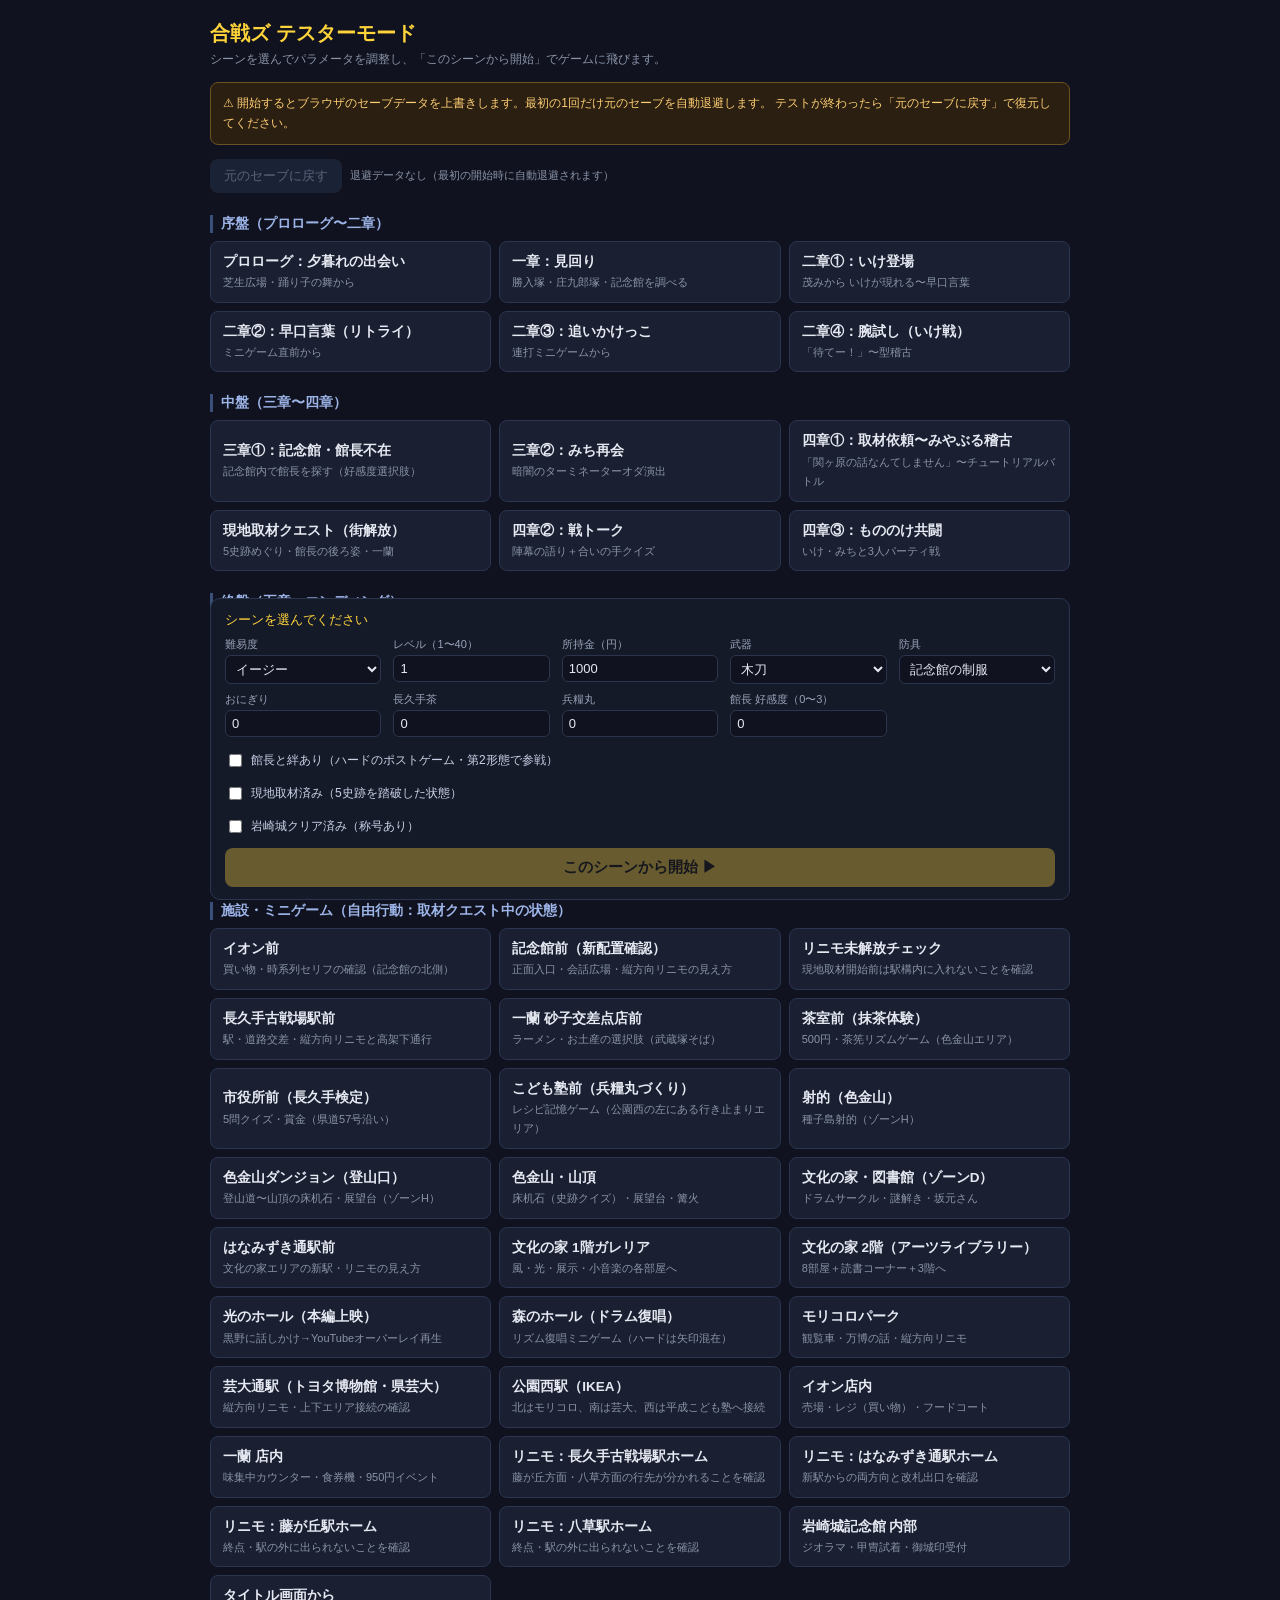
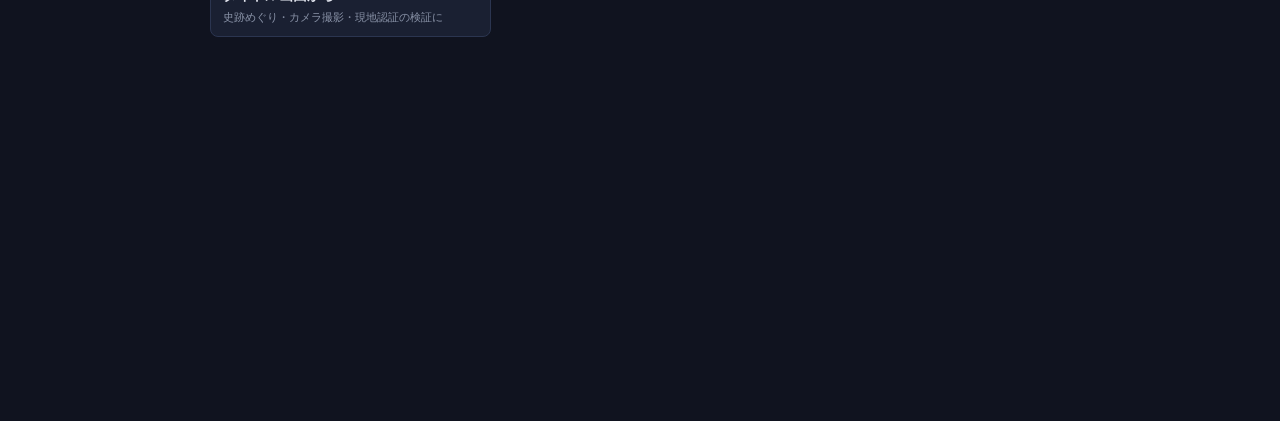
<file: prototype/test.html>
<!DOCTYPE html>
<html lang="ja">
<head>
<meta charset="UTF-8">
<meta name="viewport" content="width=device-width, initial-scale=1.0">
<title>合戦ズ ― テスターモード</title>
<style>
  * { box-sizing: border-box; }
  body { margin: 0; padding: 20px 14px 60px; background: #10131f; color: #e6e9f2;
         font-family: "Hiragino Sans", "Yu Gothic", sans-serif; }
  .wrap { max-width: 860px; margin: 0 auto; }
  h1 { font-size: 20px; color: #ffd43b; margin: 0 0 4px; }
  .sub { color: #8a93a8; font-size: 12px; margin-bottom: 14px; }
  .warn { background: #2a1f10; border: 1px solid #6b5220; border-radius: 8px;
          padding: 10px 12px; font-size: 12px; color: #ffce73; margin-bottom: 14px; line-height: 1.7; }
  .bar { display: flex; gap: 8px; align-items: center; flex-wrap: wrap; margin-bottom: 18px; }
  button { cursor: pointer; border: none; border-radius: 8px; font-family: inherit; }
  .btn-restore { background: #2b3a5a; color: #cdd9ff; padding: 8px 14px; font-size: 13px; }
  .btn-restore:disabled { opacity: 0.4; cursor: default; }
  #bkstate { font-size: 11px; color: #8a93a8; }
  h2 { font-size: 14px; color: #9db4e8; border-left: 3px solid #3a4f7a; padding-left: 8px; margin: 22px 0 8px; }
  .scenes { display: grid; grid-template-columns: repeat(auto-fill, minmax(240px, 1fr)); gap: 8px; }
  .scene { background: #1a2032; border: 1px solid #2b3550; border-radius: 8px; padding: 10px 12px;
           text-align: left; color: #e6e9f2; font-size: 13px; line-height: 1.5; }
  .scene:hover { border-color: #ffd43b; }
  .scene.sel { border-color: #ffd43b; background: #2a2c22; }
  .scene b { display: block; font-size: 13.5px; }
  .scene span { color: #8a93a8; font-size: 11px; }
  #form { position: sticky; bottom: 0; background: #151a29; border: 1px solid #2b3550;
          border-radius: 10px; padding: 12px 14px; margin-top: 22px; }
  #form .title { font-size: 13px; color: #ffd43b; margin-bottom: 8px; }
  .grid { display: grid; grid-template-columns: repeat(auto-fill, minmax(150px, 1fr)); gap: 8px 12px; }
  label { font-size: 11px; color: #9aa3b8; display: block; }
  input[type="number"], select { width: 100%; margin-top: 3px; padding: 5px 6px; border-radius: 6px;
     border: 1px solid #2b3550; background: #10131f; color: #e6e9f2; font-size: 13px; }
  .chk { display: flex; align-items: center; gap: 6px; font-size: 12px; color: #c9d2e6; margin-top: 14px; }
  .btn-start { background: #ffd43b; color: #1a1408; font-weight: bold; padding: 10px 22px;
               font-size: 15px; margin-top: 12px; width: 100%; }
  .btn-start:disabled { opacity: 0.35; cursor: default; }
</style>
</head>
<body>
<div class="wrap">
  <h1>合戦ズ テスターモード</h1>
  <div class="sub">シーンを選んでパラメータを調整し、「このシーンから開始」でゲームに飛びます。</div>
  <div class="warn">
    ⚠ 開始するとブラウザのセーブデータを上書きします。最初の1回だけ元のセーブを自動退避します。
    テストが終わったら「元のセーブに戻す」で復元してください。
  </div>
  <div class="bar">
    <button class="btn-restore" id="btnRestore">元のセーブに戻す</button>
    <span id="bkstate"></span>
  </div>

  <div id="sceneList"></div>

  <div id="form">
    <div class="title" id="selTitle">シーンを選んでください</div>
    <div class="grid">
      <label>難易度
        <select id="pDiff"><option value="easy">イージー</option><option value="hard">ハード</option></select>
      </label>
      <label>レベル（1〜40）
        <input type="number" id="pLv" min="1" max="40" value="1">
      </label>
      <label>所持金（円）
        <input type="number" id="pGold" min="0" step="100" value="1000">
      </label>
      <label>武器
        <select id="pWeapon">
          <option value="bokuto">木刀</option>
          <option value="replica">刀（レプリカ）</option>
          <option value="kanehira">大包平</option>
        </select>
      </label>
      <label>防具
        <select id="pArmor">
          <option value="nuno">記念館の制服</option>
          <option value="do">胴丸</option>
          <option value="akazonae">赤備えの具足</option>
          <option value="ujishige">氏重の兜</option>
        </select>
      </label>
      <label>おにぎり
        <input type="number" id="pOnigiri" min="0" max="20" value="0">
      </label>
      <label>長久手茶
        <input type="number" id="pCha" min="0" max="20" value="0">
      </label>
      <label>兵糧丸
        <input type="number" id="pHyorogan" min="0" max="20" value="0">
      </label>
      <label>館長 好感度（0〜3）
        <input type="number" id="pLove" min="0" max="3" value="0">
      </label>
    </div>
    <label class="chk"><input type="checkbox" id="pBond"> 館長と絆あり（ハードのポストゲーム・第2形態で参戦）</label>
    <label class="chk"><input type="checkbox" id="pTour"> 現地取材済み（5史跡を踏破した状態）</label>
    <label class="chk"><input type="checkbox" id="pIwk"> 岩崎城クリア済み（称号あり）</label>
    <button class="btn-start" id="btnStart" disabled>このシーンから開始 ▶</button>
  </div>
</div>

<script>
(function () {
  var F1 = 'kassenzu_save_v2_f1';
  var F2 = 'kassenzu_save_v2_f2';
  var LS = 'kassenzu_last_slot';
  var BK = 'kassenzu_save_backup';
  var DEV = 'kassenzu_dev_start';
  var SITES5 = ['irogane', 'mihata', 'chinoike', 'musashi', 'ansho'];

  // シーン定義: p=セーブの上書き値, start=開始マップ/座標(null=タイトル起動), form=フォーム初期値
  var GROUPS = [
    { title: '序盤（プロローグ〜二章）', scenes: [
      { name: 'プロローグ：夕暮れの出会い', desc: '芝生広場・踊り子の舞から', p: { chapter: 'pro', zoneAMood: 'dusk' }, form: { lv: 1 }, start: { map: 'zoneA' } },
      { name: '一章：見回り', desc: '勝入塚・庄九郎塚・記念館を調べる', p: { chapter: 'ch1' }, form: { lv: 1 }, start: { map: 'zoneA' } },
      { name: '二章①：いけ登場', desc: '茂みから いけが現れる〜早口言葉', p: { chapter: 'ch2', ch2step: 0 }, form: { lv: 2 }, start: { map: 'zoneA' } },
      { name: '二章②：早口言葉（リトライ）', desc: 'ミニゲーム直前から', p: { chapter: 'ch2', ch2step: 1 }, form: { lv: 2 }, start: { map: 'zoneA' } },
      { name: '二章③：追いかけっこ', desc: '連打ミニゲームから', p: { chapter: 'ch2', ch2step: 3 }, form: { lv: 2 }, start: { map: 'zoneA' } },
      { name: '二章④：腕試し（いけ戦）', desc: '「待てー！」〜型稽古', p: { chapter: 'ch2', ch2step: 4 }, form: { lv: 2 }, start: { map: 'zoneA' } },
    ]},
    { title: '中盤（三章〜四章）', scenes: [
      { name: '三章①：記念館・館長不在', desc: '記念館内で館長を探す（好感度選択肢）', p: { chapter: 'ch3', ch3rusu: false }, form: { lv: 3 }, start: { map: 'museum', col: 7, row: 12 } },
      { name: '三章②：みち再会', desc: '暗闇のターミネーターオダ演出', p: { chapter: 'ch3', ch3rusu: true }, form: { lv: 3 }, start: { map: 'zoneA' } },
      { name: '四章①：取材依頼〜みやぶる稽古', desc: '「関ヶ原の話なんてしません」〜チュートリアルバトル', p: { chapter: 'main2', stageP3: 0, tutorialDone: true, storyStage: 1 }, form: { lv: 4 }, start: { map: 'zoneA' } },
      { name: '現地取材クエスト（街解放）', desc: '5史跡めぐり・館長の後ろ姿・一蘭', p: { chapter: 'main2', stageP3: 1, tutorialDone: true, storyStage: 1 }, form: { lv: 4, gold: 3000, love: 1 }, start: { map: 'zoneA' } },
      { name: '四章②：戦トーク', desc: '陣幕の語り＋合いの手クイズ', p: { chapter: 'main2', stageP3: 2, tutorialDone: true, storyStage: 1, tour: true }, form: { lv: 4 }, start: { map: 'zoneA' } },
      { name: '四章③：もののけ共闘', desc: 'いけ・みちと3人パーティ戦', p: { chapter: 'main2', stageP3: 3, tutorialDone: true, storyStage: 2, tour: true }, form: { lv: 5 }, start: { map: 'zoneA' } },
    ]},
    { title: '終盤（五章〜エンディング）', scenes: [
      { name: '五章①：対峙（みち戦）', desc: '人間無骨のイベント戦', p: { chapter: 'main2', stageP3: 4, tutorialDone: true, storyStage: 3, tour: true }, form: { lv: 5 }, start: { map: 'zoneA' } },
      { name: '五章②：天下問答〜みち別れ', desc: '長台詞シーンの確認に', p: { chapter: 'main2', stageP3: 5, tutorialDone: true, storyStage: 4, tour: true }, form: { lv: 5 }, start: { map: 'zoneA' } },
      { name: '六章①：ステルス', desc: '見回りの灯りを避けて森へ', p: { chapter: 'main2', stageP3: 6, tutorialDone: true, storyStage: 5, tour: true }, form: { lv: 6 }, start: { map: 'zoneA' } },
      { name: '六章②：落武者〜いけ別れ', desc: 'ステルス後の会話から', p: { chapter: 'main2', stageP3: 7, tutorialDone: true, storyStage: 5, tour: true }, form: { lv: 6 }, start: { map: 'zoneA', col: 9, row: 22 } },
      { name: 'エピローグ：館長', desc: '絆イベント（好感度2以上で発生）', p: { chapter: 'main2', stageP3: 8, tutorialDone: true, storyStage: 5, tour: true }, form: { lv: 6, love: 2 }, start: { map: 'zoneA', col: 20, row: 22 } },
      { name: 'ラストバトル前（見回り）', desc: '踊り子に話しかけると開戦。ハードは第2形態＋稼ぎ場', p: { chapter: 'main2', stageP3: 9, tutorialDone: true, storyStage: 5, tour: true, kanchoEv: { p9hint: true } }, form: { lv: 7, diff: 'hard', bond: true, onigiri: 3, cha: 2 }, start: { map: 'zoneA' } },
    ]},
    { title: 'クリア後', scenes: [
      { name: 'ポストゲーム：勝入塚の祈り', desc: '大包平入手〜大ボス再戦（ハード＋絆で館長参戦）', p: { chapter: 'post', tutorialDone: true, storyStage: 5, tour: true }, form: { lv: 8, diff: 'hard', bond: true, gold: 5000, onigiri: 3 }, start: { map: 'zoneA', col: 28, row: 21 } },
      { name: '岩崎城：坂元さんの誘い', desc: '森のホールで坂元さんに話しかける', p: { chapter: 'post', tutorialDone: true, storyStage: 5, tour: true }, form: { lv: 20, diff: 'hard', gold: 9000, weapon: 'kanehira', armor: 'akazonae', onigiri: 5, cha: 3 }, start: { map: 'mori' } },
      { name: '岩崎城：現地から', desc: '天守前の内貴さん＝裏ボス（2体戦＋クイズ）', p: { chapter: 'post', tutorialDone: true, storyStage: 5, tour: true }, form: { lv: 20, diff: 'hard', gold: 9000, weapon: 'kanehira', armor: 'akazonae', onigiri: 5, cha: 3 }, start: { map: 'iwasaki' } },
    ]},
    { title: '施設・ミニゲーム（自由行動：取材クエスト中の状態）', scenes: [
      { name: 'イオン前', desc: '買い物・時系列セリフの確認（記念館の北側）', p: { chapter: 'main2', stageP3: 1, tutorialDone: true, storyStage: 1 }, form: { lv: 5, gold: 5000 }, start: { map: 'zoneA', col: 7, row: 7 } },
      { name: '記念館前（新配置確認）', desc: '正面入口・会話広場・縦方向リニモの見え方', p: { chapter: 'post', tutorialDone: true, storyStage: 5, tour: true }, form: { lv: 5 }, start: { map: 'zoneA', col: 18, row: 20 } },
      { name: 'リニモ未解放チェック', desc: '現地取材開始前は駅構内に入れないことを確認', p: { chapter: 'main2', stageP3: 0, tutorialDone: true, storyStage: 1 }, form: { lv: 4 }, start: { map: 'zoneA', col: 33, row: 9 } },
      { name: '長久手古戦場駅前', desc: '駅・道路交差・縦方向リニモと高架下通行', p: { chapter: 'post', tutorialDone: true, storyStage: 5, tour: true }, form: { lv: 5 }, start: { map: 'zoneA', col: 33, row: 9 } },
      { name: '一蘭 砂子交差点店前', desc: 'ラーメン・お土産の選択肢（武蔵塚そば）', p: { chapter: 'main2', stageP3: 1, tutorialDone: true, storyStage: 1 }, form: { lv: 5, gold: 5000 }, start: { map: 'zoneC', col: 27, row: 21 } },
      { name: '茶室前（抹茶体験）', desc: '500円・茶筅リズムゲーム（色金山エリア）', p: { chapter: 'main2', stageP3: 1, tutorialDone: true, storyStage: 1 }, form: { lv: 5, gold: 5000 }, start: { map: 'zoneH', col: 27, row: 11 } },
      { name: '市役所前（長久手検定）', desc: '5問クイズ・賞金（県道57号沿い）', p: { chapter: 'main2', stageP3: 1, tutorialDone: true, storyStage: 1 }, form: { lv: 5, gold: 5000 }, start: { map: 'zoneC', col: 29, row: 9 } },
      { name: 'こども塾前（兵糧丸づくり）', desc: 'レシピ記憶ゲーム（公園西の左にある行き止まりエリア）', p: { chapter: 'main2', stageP3: 1, tutorialDone: true, storyStage: 1 }, form: { lv: 5, gold: 5000 }, start: { map: 'zoneI', col: 15, row: 9 } },
      { name: '射的（色金山）', desc: '種子島射的（ゾーンH）', p: { chapter: 'main2', stageP3: 1, tutorialDone: true, storyStage: 1 }, form: { lv: 5, gold: 5000 }, start: { map: 'zoneH', col: 31, row: 14 } },
      { name: '色金山ダンジョン（登山口）', desc: '登山道〜山頂の床机石・展望台（ゾーンH）', p: { chapter: 'main2', stageP3: 1, tutorialDone: true, storyStage: 1 }, form: { lv: 6, gold: 3000, onigiri: 3 }, start: { map: 'zoneH', col: 16, row: 6 } },
      { name: '色金山・山頂', desc: '床机石（史跡クイズ）・展望台・篝火', p: { chapter: 'main2', stageP3: 1, tutorialDone: true, storyStage: 1 }, form: { lv: 6, gold: 3000 }, start: { map: 'irogane2', col: 19, row: 19 } },
      { name: '文化の家・図書館（ゾーンD）', desc: 'ドラムサークル・謎解き・坂元さん', p: { chapter: 'main2', stageP3: 1, tutorialDone: true, storyStage: 1 }, form: { lv: 5, gold: 5000 }, start: { map: 'zoneD', col: 19, row: 13 } },
      { name: 'はなみずき通駅前', desc: '文化の家エリアの新駅・リニモの見え方', p: { chapter: 'main2', stageP3: 1, tutorialDone: true, storyStage: 1 }, form: { lv: 5 }, start: { map: 'zoneD', col: 28, row: 20 } },
      { name: '文化の家 1階ガレリア', desc: '風・光・展示・小音楽の各部屋へ', p: { chapter: 'main2', stageP3: 1, tutorialDone: true, storyStage: 1 }, form: { lv: 5, gold: 5000 }, start: { map: 'bunka1', col: 7, row: 12 } },
      { name: '文化の家 2階（アーツライブラリー）', desc: '8部屋＋読書コーナー＋3階へ', p: { chapter: 'main2', stageP3: 1, tutorialDone: true, storyStage: 1 }, form: { lv: 5, gold: 5000 }, start: { map: 'bunka2', col: 7, row: 7 } },
      { name: '光のホール（本編上映）', desc: '黒野に話しかけ→YouTubeオーバーレイ再生', p: { chapter: 'main2', stageP3: 1, tutorialDone: true, storyStage: 1 }, form: { lv: 5, gold: 5000 }, start: { map: 'bk_hikari', col: 12, row: 6 } },
      { name: '森のホール（ドラム復唱）', desc: 'リズム復唱ミニゲーム（ハードは矢印混在）', p: { chapter: 'main2', stageP3: 1, tutorialDone: true, storyStage: 1 }, form: { lv: 5, gold: 5000 }, start: { map: 'mori', col: 7, row: 6 } },
      { name: 'モリコロパーク', desc: '観覧車・万博の話・縦方向リニモ', p: { chapter: 'main2', stageP3: 1, tutorialDone: true, storyStage: 1 }, form: { lv: 5, gold: 5000 }, start: { map: 'zoneE', col: 33, row: 21 } },
      { name: '芸大通駅（トヨタ博物館・県芸大）', desc: '縦方向リニモ・上下エリア接続の確認', p: { chapter: 'main2', stageP3: 1, tutorialDone: true, storyStage: 1 }, form: { lv: 5, gold: 5000 }, start: { map: 'zoneF', col: 33, row: 20 } },
      { name: '公園西駅（IKEA）', desc: '北はモリコロ、南は芸大、西は平成こども塾へ接続', p: { chapter: 'main2', stageP3: 1, tutorialDone: true, storyStage: 1 }, form: { lv: 5, gold: 5000 }, start: { map: 'zoneG', col: 33, row: 20 } },
      { name: 'イオン店内', desc: '売場・レジ（買い物）・フードコート', p: { chapter: 'main2', stageP3: 1, tutorialDone: true, storyStage: 1 }, form: { lv: 5, gold: 5000 }, start: { map: 'aeon_in', col: 7, row: 12 } },
      { name: '一蘭 店内', desc: '味集中カウンター・食券機・950円イベント', p: { chapter: 'main2', stageP3: 1, tutorialDone: true, storyStage: 1 }, form: { lv: 5, gold: 5000 }, start: { map: 'ramen_in', col: 7, row: 12 } },
      { name: 'リニモ：長久手古戦場駅ホーム', desc: '藤が丘方面・八草方面の行先が分かれることを確認', p: { chapter: 'main2', stageP3: 1, tutorialDone: true, storyStage: 1 }, form: { lv: 5, gold: 5000 }, start: { map: 'station_home', col: 7, row: 7, stationId: 'kosenjo' } },
      { name: 'リニモ：はなみずき通駅ホーム', desc: '新駅からの両方向と改札出口を確認', p: { chapter: 'main2', stageP3: 1, tutorialDone: true, storyStage: 1 }, form: { lv: 5, gold: 5000 }, start: { map: 'station_home', col: 7, row: 7, stationId: 'hanamizuki' } },
      { name: 'リニモ：藤が丘駅ホーム', desc: '終点・駅の外に出られないことを確認', p: { chapter: 'main2', stageP3: 1, tutorialDone: true, storyStage: 1 }, form: { lv: 5, gold: 5000 }, start: { map: 'station_home', col: 7, row: 7, stationId: 'fujigaoka' } },
      { name: 'リニモ：八草駅ホーム', desc: '終点・駅の外に出られないことを確認', p: { chapter: 'main2', stageP3: 1, tutorialDone: true, storyStage: 1 }, form: { lv: 5, gold: 5000 }, start: { map: 'station_home', col: 7, row: 7, stationId: 'yakusa' } },
      { name: '岩崎城記念館 内部', desc: 'ジオラマ・甲冑試着・御城印受付', p: { chapter: 'post', tutorialDone: true, storyStage: 5, tour: true }, form: { lv: 20, diff: 'hard', gold: 9000 }, start: { map: 'iwkin_in', col: 7, row: 12 } },
      { name: 'タイトル画面から', desc: '史跡めぐり・カメラ撮影・現地認証の検証に', p: { chapter: 'main2', stageP3: 9, tutorialDone: true, storyStage: 5, tour: true, visited: true }, form: { lv: 7, gold: 3000 }, start: null },
    ]},
  ];

  var selected = null;

  function bkState() {
    var el = document.getElementById('bkstate');
    var btn = document.getElementById('btnRestore');
    if (localStorage.getItem(BK)) { el.textContent = '退避済みのセーブがあります'; btn.disabled = false; }
    else { el.textContent = '退避データなし（最初の開始時に自動退避されます）'; btn.disabled = true; }
  }

  function fillForm(sc) {
    var f = sc.form || {};
    document.getElementById('pDiff').value = f.diff || 'easy';
    document.getElementById('pLv').value = f.lv || 1;
    document.getElementById('pGold').value = (f.gold != null) ? f.gold : 1000;
    document.getElementById('pWeapon').value = f.weapon || 'bokuto';
    document.getElementById('pArmor').value = f.armor || 'nuno';
    document.getElementById('pOnigiri').value = f.onigiri || 0;
    document.getElementById('pCha').value = f.cha || 0;
    document.getElementById('pHyorogan').value = f.hyorogan || 0;
    document.getElementById('pLove').value = (f.love != null) ? f.love : 0;
    document.getElementById('pBond').checked = !!f.bond;
    document.getElementById('pTour').checked = !!(sc.p.tour);
    document.getElementById('pIwk').checked = false;
  }

  function buildSave(sc) {
    var p = sc.p;
    var lv = Math.max(1, Math.min(40, parseInt(document.getElementById('pLv').value, 10) || 1));
    var tour = document.getElementById('pTour').checked;
    var visited = tour || p.visited;
    return {
      v: 2,
      hero: {
        lv: lv, exp: 0,
        maxhp: 30 + (lv - 1) * 5, hp: 30 + (lv - 1) * 5,
        atkBonus: lv - 1,
        weapon: document.getElementById('pWeapon').value,
        armor: document.getElementById('pArmor').value,
        items: [],
      },
      difficulty: document.getElementById('pDiff').value,
      tutorialDone: !!p.tutorialDone,
      storyStage: p.storyStage || 0,
      chapter: p.chapter,
      ch1Seen: (p.chapter === 'ch1' || p.chapter === 'pro') ? { mound: false, shokuro: false, museum: false } : { mound: true, shokuro: true, museum: true },
      ch2step: p.ch2step || 0,
      ch3rusu: !!p.ch3rusu,
      zoneAMood: p.zoneAMood || (p.chapter === 'pro' ? 'dusk' : 'weird'),
      teaBest: '', stageP3: p.stageP3 || 0, p3v: 2,
      gold: Math.max(0, parseInt(document.getElementById('pGold').value, 10) || 0),
      bag: {
        onigiri: parseInt(document.getElementById('pOnigiri').value, 10) || 0,
        cha: parseInt(document.getElementById('pCha').value, 10) || 0,
        hyorogan: parseInt(document.getElementById('pHyorogan').value, 10) || 0,
      },
      mgDone: {}, yen: 1,
      kanchoLove: parseInt(document.getElementById('pLove').value, 10) || 0,
      kanchoBond: document.getElementById('pBond').checked,
      kanchoEv: p.kanchoEv || {},
      iwk: document.getElementById('pIwk').checked ? 1 : 0,
      visited: visited ? SITES5.slice() : [],
      zukan: [], meikan: [],
      tour: tour ? SITES5.slice() : [],
      tourReward: false,
    };
  }

  function renderScenes() {
    var root = document.getElementById('sceneList');
    GROUPS.forEach(function (g) {
      var h = document.createElement('h2');
      h.textContent = g.title;
      root.appendChild(h);
      var grid = document.createElement('div');
      grid.className = 'scenes';
      root.appendChild(grid);
      g.scenes.forEach(function (sc) {
        var b = document.createElement('button');
        b.className = 'scene';
        var t = document.createElement('b');
        t.textContent = sc.name;
        var d = document.createElement('span');
        d.textContent = sc.desc;
        b.appendChild(t);
        b.appendChild(d);
        b.onclick = function () {
          document.querySelectorAll('.scene.sel').forEach(function (e) { e.classList.remove('sel'); });
          b.classList.add('sel');
          selected = sc;
          document.getElementById('selTitle').textContent = '選択中: ' + sc.name;
          document.getElementById('btnStart').disabled = false;
          fillForm(sc);
        };
        grid.appendChild(b);
      });
    });
  }

  document.getElementById('btnStart').onclick = function () {
    if (!selected) return;
    // 最初の1回だけ現在のセーブ（両ファイル＋記録先）を退避
    if (!localStorage.getItem(BK) && (localStorage.getItem(F1) || localStorage.getItem(F2))) {
      localStorage.setItem(BK, JSON.stringify({
        f1: localStorage.getItem(F1), f2: localStorage.getItem(F2), ls: localStorage.getItem(LS),
      }));
    }
    // テストデータはファイル1に書き込み、記録先もファイル1にする
    localStorage.setItem(F1, JSON.stringify(buildSave(selected)));
    localStorage.setItem(LS, '1');
    if (selected.start) localStorage.setItem(DEV, JSON.stringify(selected.start));
    else localStorage.removeItem(DEV);
    location.href = 'index.html';
  };

  document.getElementById('btnRestore').onclick = function () {
    var raw = localStorage.getItem(BK);
    if (!raw) return;
    try {
      var bk = JSON.parse(raw);
      if (bk.f1) localStorage.setItem(F1, bk.f1); else localStorage.removeItem(F1);
      if (bk.f2) localStorage.setItem(F2, bk.f2); else localStorage.removeItem(F2);
      if (bk.ls) localStorage.setItem(LS, bk.ls); else localStorage.removeItem(LS);
    } catch (e) {
      localStorage.setItem(F1, raw); // 旧形式（単一セーブ）の退避データ
    }
    localStorage.removeItem(BK);
    localStorage.removeItem(DEV);
    bkState();
    alert('元のセーブに戻しました。');
  };

  renderScenes();
  bkState();
})();
</script>
</body>
</html>
</file>
